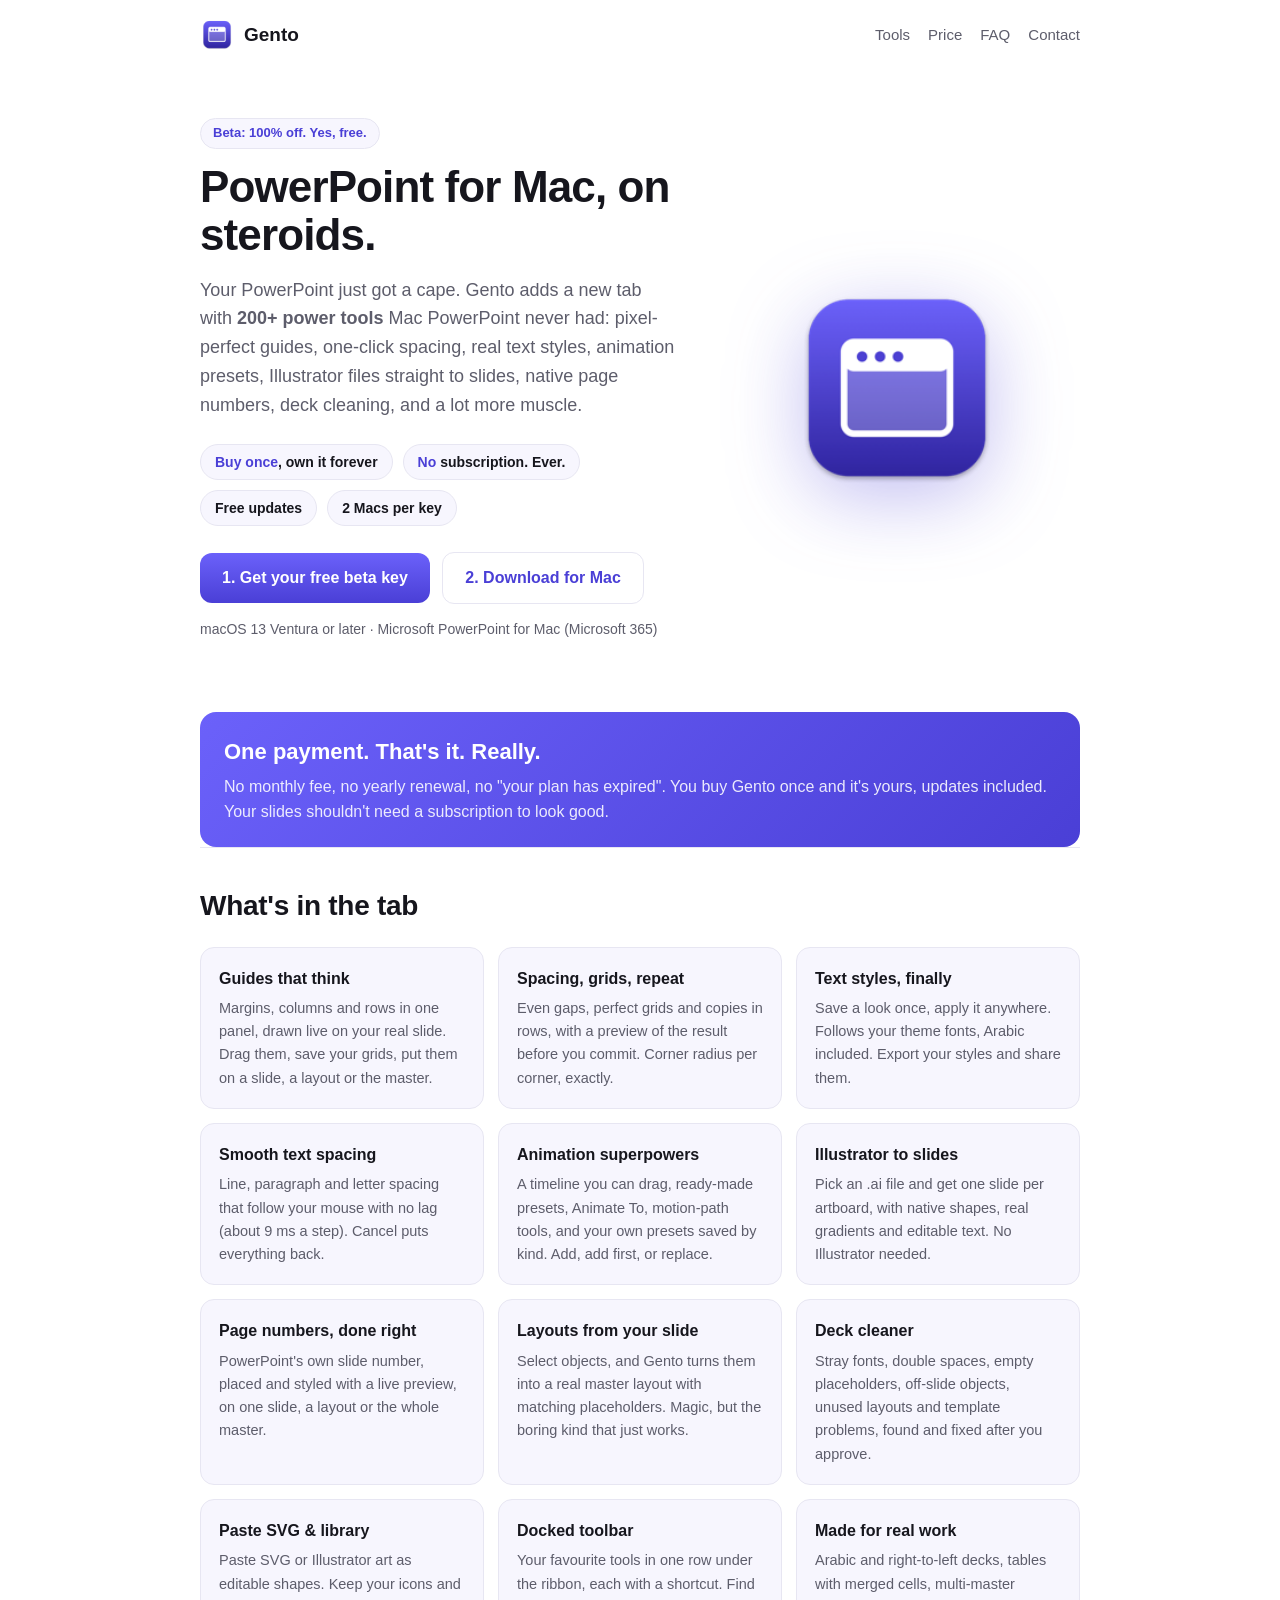
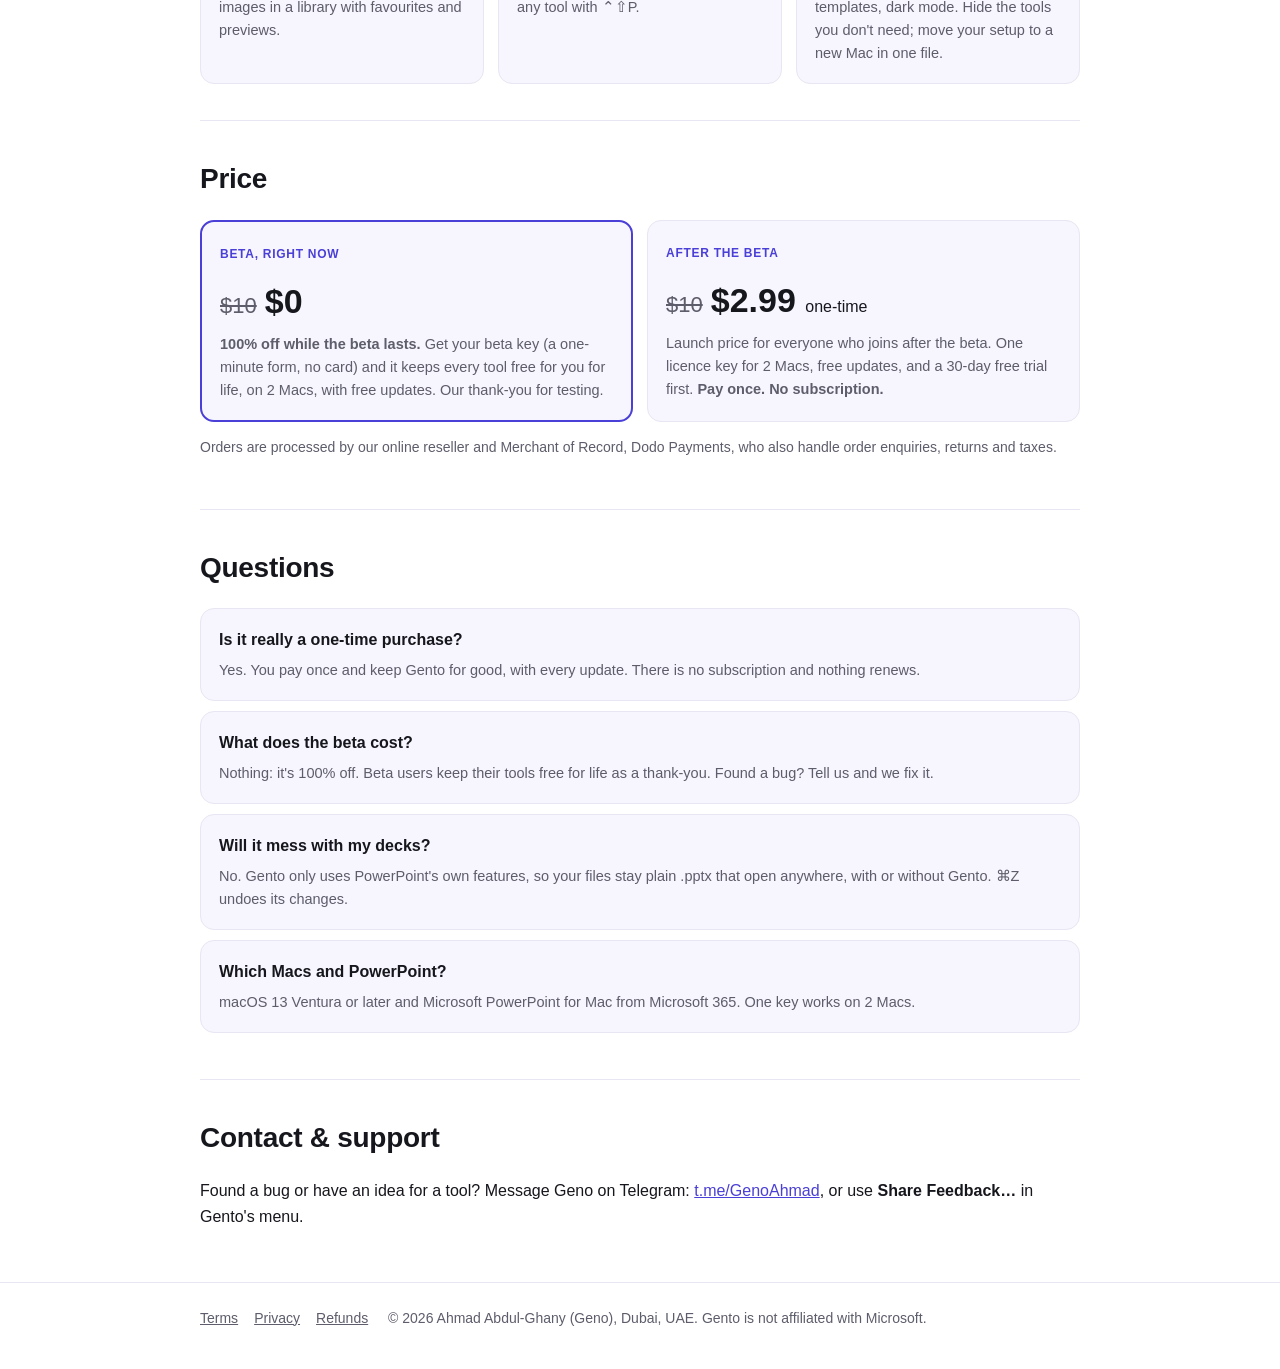
<file: index.html>
<!doctype html>
<html lang="en">
<head>
<meta charset="utf-8">
<meta name="viewport" content="width=device-width, initial-scale=1">
<title>Gento: PowerPoint for Mac, on steroids</title>
<meta name="description" content="Gento gives PowerPoint for Mac 200+ power tools in one new tab: guides, spacing, text styles, animation presets, Illustrator import, page numbers, deck cleaning and more. Buy once, own it forever. No subscription.">
<link rel="icon" href="favicon.png">
<link rel="stylesheet" href="style.css">
<style>
  .strike { text-decoration: line-through; color: var(--muted); font-weight: 500; font-size: 22px; margin-right: 8px; }
  .once { display: flex; flex-wrap: wrap; gap: 10px; margin: 18px 0 26px; }
  .once span { background: var(--card); border: 1px solid var(--line); border-radius: 999px; padding: 6px 14px; font-size: 14px; font-weight: 600; }
  .once span b { color: var(--accent); }
  .banner { background: linear-gradient(135deg, var(--accent2), var(--accent)); color: #fff; border-radius: 16px; padding: 22px 24px; margin: 8px 0 0; }
  .banner h3 { margin: 0 0 4px; font-size: 22px; }
  .banner p { margin: 0; color: rgba(255,255,255,.88); }
  .card.hot { border: 2px solid var(--accent); }
  .tag { display: inline-block; font-size: 12px; font-weight: 700; color: var(--accent); text-transform: uppercase; letter-spacing: .06em; margin-bottom: 6px; }
  .faq .card { margin-bottom: 10px; }
</style>
</head>
<body>
<div class="wrap">
  <header class="top">
    <a class="brand" href="./"><img src="icon.png" alt="">Gento</a>
    <nav><a href="#tools">Tools</a><a href="#price">Price</a><a href="#faq">FAQ</a><a href="#contact">Contact</a></nav>
  </header>

  <div class="hero">
    <div>
      <span class="badge">Beta: 100% off. Yes, free.</span>
      <h1>PowerPoint for Mac, on steroids.</h1>
      <p>Your PowerPoint just got a cape. Gento adds a new tab with <b>200+ power tools</b> Mac PowerPoint never had: pixel-perfect guides, one-click spacing, real text styles, animation presets, Illustrator files straight to slides, native page numbers, deck cleaning, and a lot more muscle.</p>
      <div class="once"><span><b>Buy once</b>, own it forever</span><span><b>No</b> subscription. Ever.</span><span>Free updates</span><span>2 Macs per key</span></div>
      <a class="btn" href="https://checkout.dodopayments.com/buy/pdt_0NsgxRkRh8KqCOmDrLSBI?quantity=1&amp;redirect_url=https%3A%2F%2Fahmad-geno.github.io%2Fgento-releases%2Fwelcome.html">1. Get your free beta key</a>
      <a class="btn ghost" href="https://github.com/Ahmad-Geno/gento-releases/releases/latest/download/Gento.dmg">2. Download for Mac</a>
      <p style="font-size:14px;margin-top:14px">macOS 13 Ventura or later · Microsoft PowerPoint for Mac (Microsoft 365)</p>
    </div>
    <div class="art"><img src="icon.png" alt="Gento icon"></div>
  </div>

  <div class="banner">
    <h3>One payment. That's it. Really.</h3>
    <p>No monthly fee, no yearly renewal, no "your plan has expired". You buy Gento once and it's yours, updates included. Your slides shouldn't need a subscription to look good.</p>
  </div>

  <section id="tools">
    <h2>What's in the tab</h2>
    <div class="grid">
      <div class="card"><h3>Guides that think</h3><p>Margins, columns and rows in one panel, drawn live on your real slide. Drag them, save your grids, put them on a slide, a layout or the master.</p></div>
      <div class="card"><h3>Spacing, grids, repeat</h3><p>Even gaps, perfect grids and copies in rows, with a preview of the result before you commit. Corner radius per corner, exactly.</p></div>
      <div class="card"><h3>Text styles, finally</h3><p>Save a look once, apply it anywhere. Follows your theme fonts, Arabic included. Export your styles and share them.</p></div>
      <div class="card"><h3>Smooth text spacing</h3><p>Line, paragraph and letter spacing that follow your mouse with no lag (about 9 ms a step). Cancel puts everything back.</p></div>
      <div class="card"><h3>Animation superpowers</h3><p>A timeline you can drag, ready-made presets, Animate To, motion-path tools, and your own presets saved by kind. Add, add first, or replace.</p></div>
      <div class="card"><h3>Illustrator to slides</h3><p>Pick an .ai file and get one slide per artboard, with native shapes, real gradients and editable text. No Illustrator needed.</p></div>
      <div class="card"><h3>Page numbers, done right</h3><p>PowerPoint's own slide number, placed and styled with a live preview, on one slide, a layout or the whole master.</p></div>
      <div class="card"><h3>Layouts from your slide</h3><p>Select objects, and Gento turns them into a real master layout with matching placeholders. Magic, but the boring kind that just works.</p></div>
      <div class="card"><h3>Deck cleaner</h3><p>Stray fonts, double spaces, empty placeholders, off-slide objects, unused layouts and template problems, found and fixed after you approve.</p></div>
      <div class="card"><h3>Paste SVG &amp; library</h3><p>Paste SVG or Illustrator art as editable shapes. Keep your icons and images in a library with favourites and previews.</p></div>
      <div class="card"><h3>Docked toolbar</h3><p>Your favourite tools in one row under the ribbon, each with a shortcut. Find any tool with ⌃⇧P.</p></div>
      <div class="card"><h3>Made for real work</h3><p>Arabic and right-to-left decks, tables with merged cells, multi-master templates, dark mode. Hide the tools you don't need; move your setup to a new Mac in one file.</p></div>
    </div>
  </section>

  <section id="price">
    <h2>Price</h2>
    <div class="price">
      <div class="card hot"><span class="tag">Beta, right now</span><div class="big"><span class="strike">$10</span>$0</div><p><b>100% off while the beta lasts.</b> Get your beta key (a one-minute form, no card) and it keeps every tool free for you for life, on 2 Macs, with free updates. Our thank-you for testing.</p></div>
      <div class="card"><span class="tag">After the beta</span><div class="big"><span class="strike">$10</span>$2.99 <span style="font-size:16px;font-weight:500">one-time</span></div><p>Launch price for everyone who joins after the beta. One licence key for 2 Macs, free updates, and a 30-day free trial first. <b>Pay once. No subscription.</b></p></div>
    </div>
    <p style="color:var(--muted);font-size:14px;margin-top:14px">Orders are processed by our online reseller and Merchant of Record, Dodo Payments, who also handle order enquiries, returns and taxes.</p>
  </section>

  <section id="faq" class="faq">
    <h2>Questions</h2>
    <div class="card"><h3>Is it really a one-time purchase?</h3><p>Yes. You pay once and keep Gento for good, with every update. There is no subscription and nothing renews.</p></div>
    <div class="card"><h3>What does the beta cost?</h3><p>Nothing: it's 100% off. Beta users keep their tools free for life as a thank-you. Found a bug? Tell us and we fix it.</p></div>
    <div class="card"><h3>Will it mess with my decks?</h3><p>No. Gento only uses PowerPoint's own features, so your files stay plain .pptx that open anywhere, with or without Gento. ⌘Z undoes its changes.</p></div>
    <div class="card"><h3>Which Macs and PowerPoint?</h3><p>macOS 13 Ventura or later and Microsoft PowerPoint for Mac from Microsoft 365. One key works on 2 Macs.</p></div>
  </section>

  <section id="contact">
    <h2>Contact &amp; support</h2>
    <p>Found a bug or have an idea for a tool? Message Geno on Telegram: <a href="https://t.me/GenoAhmad">t.me/GenoAhmad</a>, or use <b>Share Feedback…</b> in Gento's menu.</p>
  </section>
</div>
<footer><div class="wrap">
  <a href="terms.html">Terms</a><a href="privacy.html">Privacy</a><a href="refund.html">Refunds</a>
  <span>© 2026 Ahmad Abdul-Ghany (Geno), Dubai, UAE. Gento is not affiliated with Microsoft.</span>
</div></footer>
</body>
</html>
</file>
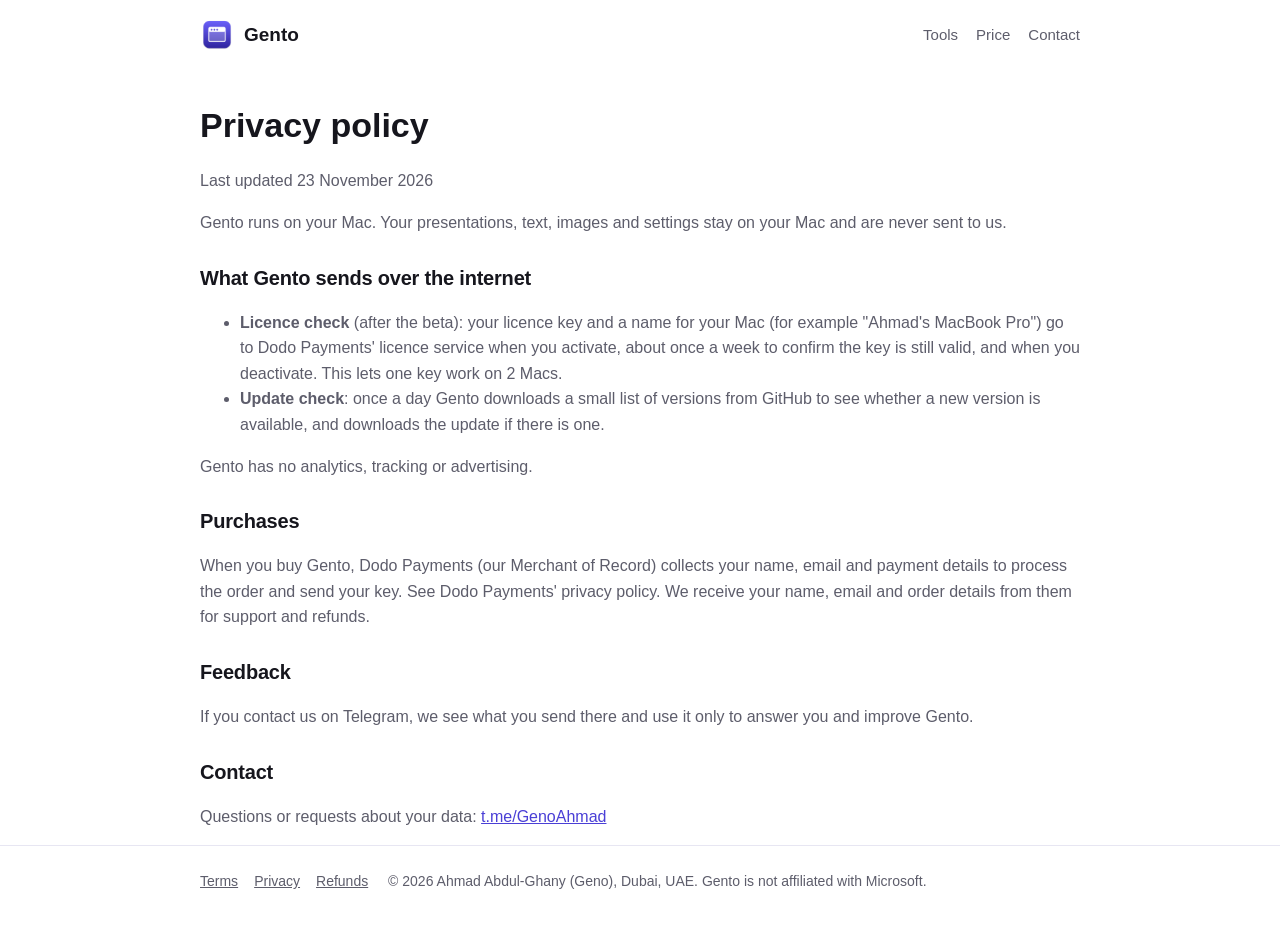
<file: privacy.html>
<!doctype html>
<html lang="en">
<head>
<meta charset="utf-8">
<meta name="viewport" content="width=device-width, initial-scale=1">
<title>Privacy policy · Gento</title>
<link rel="icon" href="favicon.png">
<link rel="stylesheet" href="style.css">
</head>
<body>
<div class="wrap">
  <header class="top">
    <a class="brand" href="./"><img src="icon.png" alt="">Gento</a>
    <nav><a href="./#tools">Tools</a><a href="./#price">Price</a><a href="./#contact">Contact</a></nav>
  </header>
  <div class="legal">
  <h1>Privacy policy</h1>
  <p>Last updated 23 November 2026</p>
  <p>Gento runs on your Mac. Your presentations, text, images and settings stay on your Mac and are never sent to us.</p>
  <h2>What Gento sends over the internet</h2>
  <ul>
    <li><b>Licence check</b> (after the beta): your licence key and a name for your Mac (for example "Ahmad's MacBook Pro") go to Dodo Payments' licence service when you activate, about once a week to confirm the key is still valid, and when you deactivate. This lets one key work on 2 Macs.</li>
    <li><b>Update check</b>: once a day Gento downloads a small list of versions from GitHub to see whether a new version is available, and downloads the update if there is one.</li>
  </ul>
  <p>Gento has no analytics, tracking or advertising.</p>
  <h2>Purchases</h2>
  <p>When you buy Gento, Dodo Payments (our Merchant of Record) collects your name, email and payment details to process the order and send your key. See Dodo Payments' privacy policy. We receive your name, email and order details from them for support and refunds.</p>
  <h2>Feedback</h2>
  <p>If you contact us on Telegram, we see what you send there and use it only to answer you and improve Gento.</p>
  <h2>Contact</h2>
  <p>Questions or requests about your data: <a href="https://t.me/GenoAhmad">t.me/GenoAhmad</a></p>
  </div>
</div>
<footer><div class="wrap">
  <a href="terms.html">Terms</a><a href="privacy.html">Privacy</a><a href="refund.html">Refunds</a>
  <span>© 2026 Ahmad Abdul-Ghany (Geno), Dubai, UAE. Gento is not affiliated with Microsoft.</span>
</div></footer>
</body>
</html>
</file>
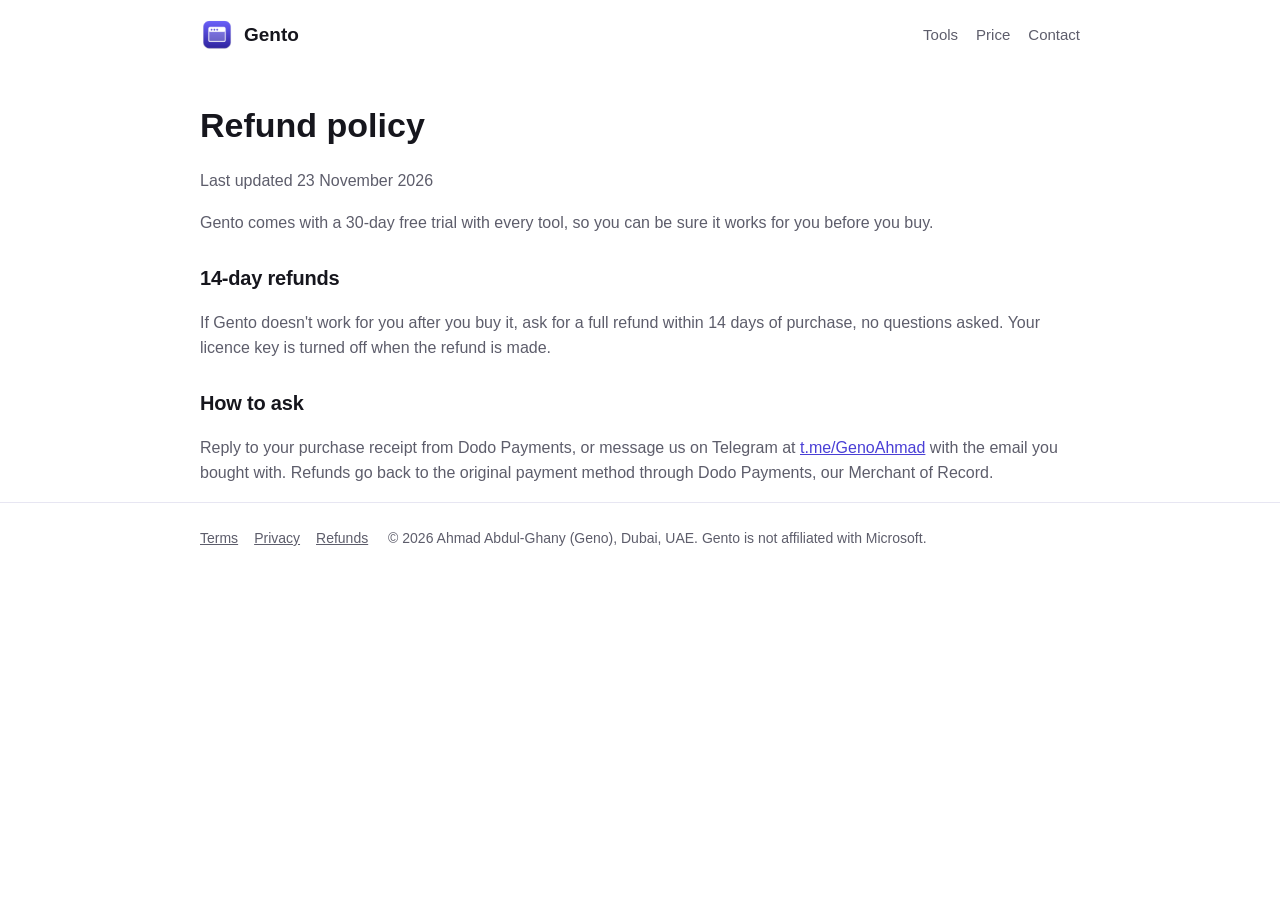
<file: refund.html>
<!doctype html>
<html lang="en">
<head>
<meta charset="utf-8">
<meta name="viewport" content="width=device-width, initial-scale=1">
<title>Refund policy · Gento</title>
<link rel="icon" href="favicon.png">
<link rel="stylesheet" href="style.css">
</head>
<body>
<div class="wrap">
  <header class="top">
    <a class="brand" href="./"><img src="icon.png" alt="">Gento</a>
    <nav><a href="./#tools">Tools</a><a href="./#price">Price</a><a href="./#contact">Contact</a></nav>
  </header>
  <div class="legal">
  <h1>Refund policy</h1>
  <p>Last updated 23 November 2026</p>
  <p>Gento comes with a 30-day free trial with every tool, so you can be sure it works for you before you buy.</p>
  <h2>14-day refunds</h2>
  <p>If Gento doesn't work for you after you buy it, ask for a full refund within 14 days of purchase, no questions asked. Your licence key is turned off when the refund is made.</p>
  <h2>How to ask</h2>
  <p>Reply to your purchase receipt from Dodo Payments, or message us on Telegram at <a href="https://t.me/GenoAhmad">t.me/GenoAhmad</a> with the email you bought with. Refunds go back to the original payment method through Dodo Payments, our Merchant of Record.</p>
  </div>
</div>
<footer><div class="wrap">
  <a href="terms.html">Terms</a><a href="privacy.html">Privacy</a><a href="refund.html">Refunds</a>
  <span>© 2026 Ahmad Abdul-Ghany (Geno), Dubai, UAE. Gento is not affiliated with Microsoft.</span>
</div></footer>
</body>
</html>
</file>
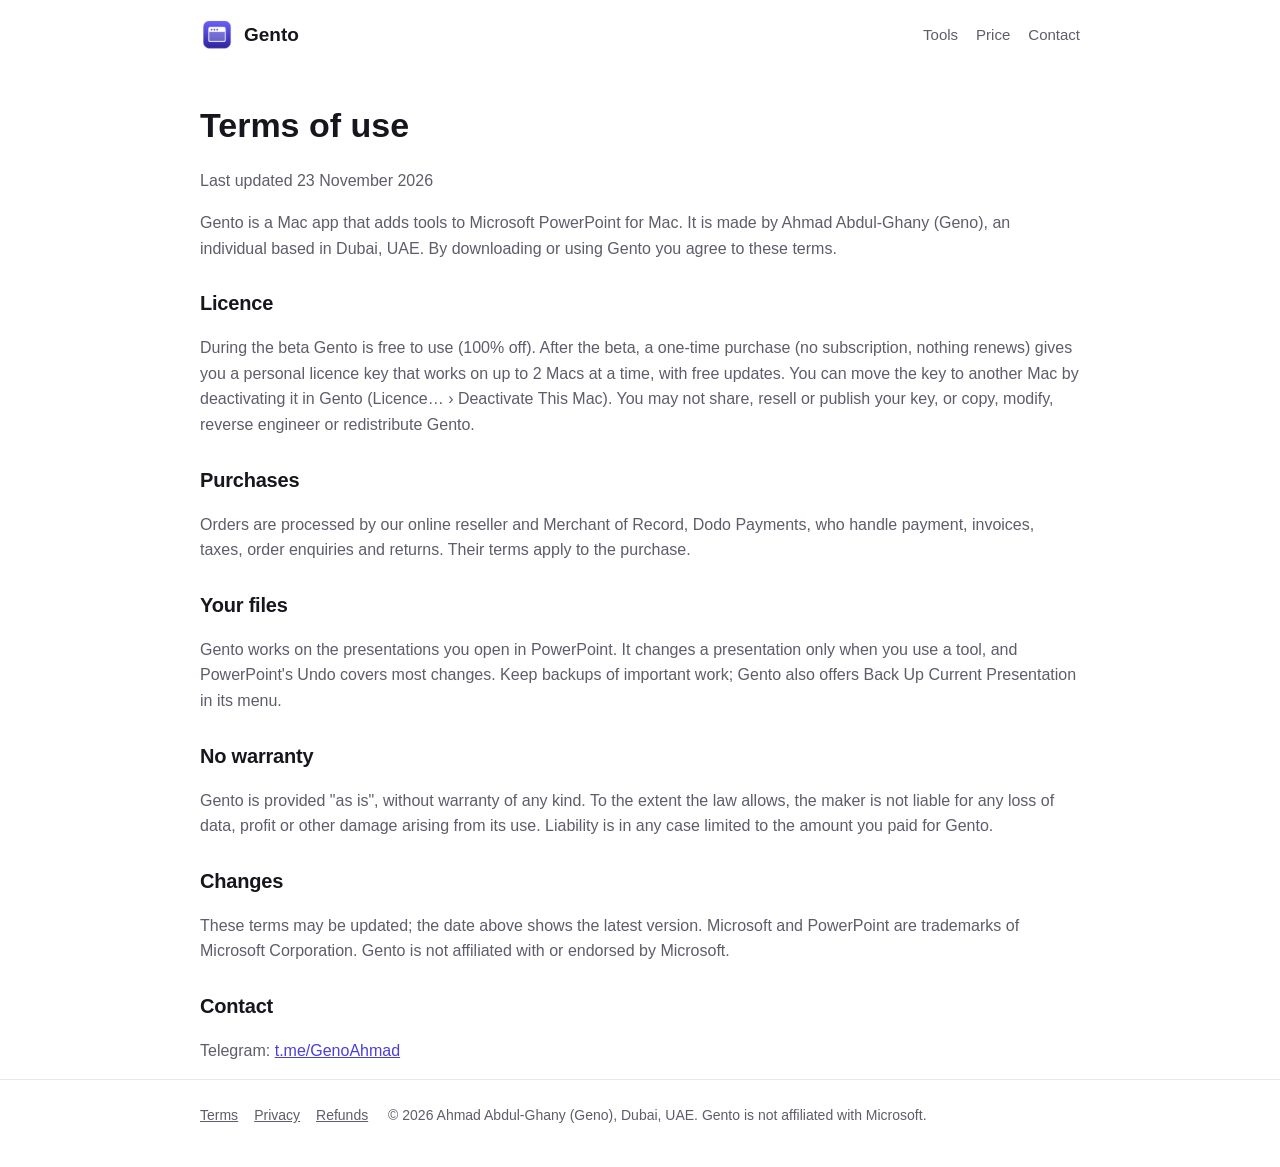
<file: terms.html>
<!doctype html>
<html lang="en">
<head>
<meta charset="utf-8">
<meta name="viewport" content="width=device-width, initial-scale=1">
<title>Terms of use · Gento</title>
<link rel="icon" href="favicon.png">
<link rel="stylesheet" href="style.css">
</head>
<body>
<div class="wrap">
  <header class="top">
    <a class="brand" href="./"><img src="icon.png" alt="">Gento</a>
    <nav><a href="./#tools">Tools</a><a href="./#price">Price</a><a href="./#contact">Contact</a></nav>
  </header>
  <div class="legal">
  <h1>Terms of use</h1>
  <p>Last updated 23 November 2026</p>
  <p>Gento is a Mac app that adds tools to Microsoft PowerPoint for Mac. It is made by Ahmad Abdul-Ghany (Geno), an individual based in Dubai, UAE. By downloading or using Gento you agree to these terms.</p>
  <h2>Licence</h2>
  <p>During the beta Gento is free to use (100% off). After the beta, a one-time purchase (no subscription, nothing renews) gives you a personal licence key that works on up to 2 Macs at a time, with free updates. You can move the key to another Mac by deactivating it in Gento (Licence… › Deactivate This Mac). You may not share, resell or publish your key, or copy, modify, reverse engineer or redistribute Gento.</p>
  <h2>Purchases</h2>
  <p>Orders are processed by our online reseller and Merchant of Record, Dodo Payments, who handle payment, invoices, taxes, order enquiries and returns. Their terms apply to the purchase.</p>
  <h2>Your files</h2>
  <p>Gento works on the presentations you open in PowerPoint. It changes a presentation only when you use a tool, and PowerPoint's Undo covers most changes. Keep backups of important work; Gento also offers Back Up Current Presentation in its menu.</p>
  <h2>No warranty</h2>
  <p>Gento is provided "as is", without warranty of any kind. To the extent the law allows, the maker is not liable for any loss of data, profit or other damage arising from its use. Liability is in any case limited to the amount you paid for Gento.</p>
  <h2>Changes</h2>
  <p>These terms may be updated; the date above shows the latest version. Microsoft and PowerPoint are trademarks of Microsoft Corporation. Gento is not affiliated with or endorsed by Microsoft.</p>
  <h2>Contact</h2>
  <p>Telegram: <a href="https://t.me/GenoAhmad">t.me/GenoAhmad</a></p>
  </div>
</div>
<footer><div class="wrap">
  <a href="terms.html">Terms</a><a href="privacy.html">Privacy</a><a href="refund.html">Refunds</a>
  <span>© 2026 Ahmad Abdul-Ghany (Geno), Dubai, UAE. Gento is not affiliated with Microsoft.</span>
</div></footer>
</body>
</html>
</file>
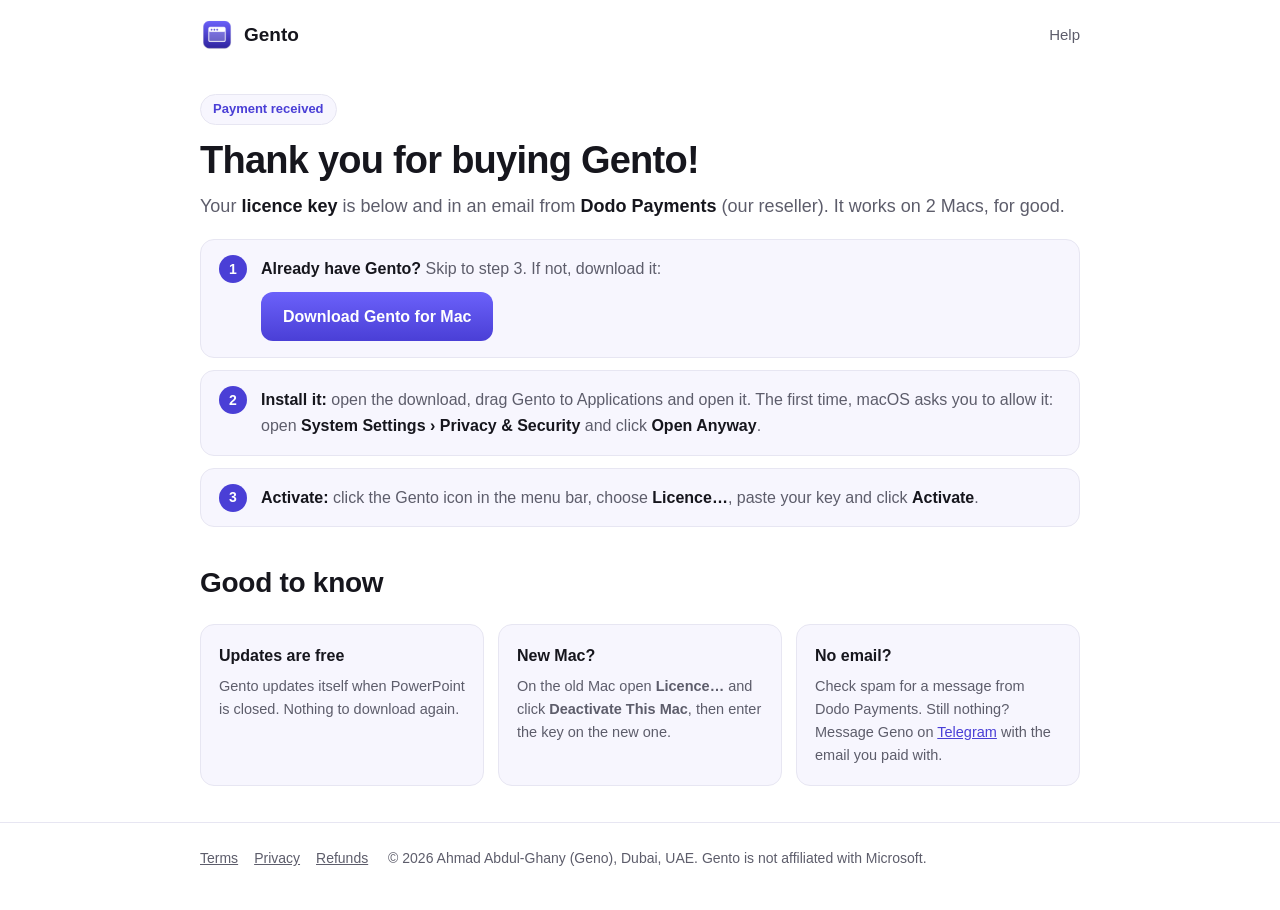
<file: thanks.html>
<!doctype html>
<html lang="en">
<head>
<meta charset="utf-8">
<meta name="viewport" content="width=device-width, initial-scale=1">
<title>Thank you for buying Gento</title>
<meta name="robots" content="noindex">
<link rel="icon" href="favicon.png">
<link rel="stylesheet" href="style.css">
<style>
  .steps { counter-reset: s; list-style: none; padding: 0; margin: 18px 0 0; display: grid; gap: 12px; }
  .steps li { counter-increment: s; background: var(--card); border: 1px solid var(--line); border-radius: 14px; padding: 16px 18px 16px 60px; position: relative; color: var(--muted); }
  .steps li::before { content: counter(s); position: absolute; left: 18px; top: 15px; width: 28px; height: 28px; border-radius: 50%; background: var(--accent); color: #fff; font-weight: 700; display: grid; place-items: center; font-size: 14px; }
  .steps b { color: var(--ink); }
  kbd { font: 600 13px ui-monospace, Menlo, monospace; background: var(--bg); border: 1px solid var(--line); border-radius: 6px; padding: 1px 6px; }
</style>
</head>
<body>
<div class="wrap">
  <header class="top">
    <a class="brand" href="./"><img src="icon.png" alt="">Gento</a>
    <nav><a href="./#contact">Help</a></nav>
  </header>

  <section style="border-top:0;padding-top:24px">
    <span class="badge">Payment received</span>
    <h1 style="font-size:38px;line-height:1.15;margin:0 0 10px;letter-spacing:-0.02em">Thank you for buying Gento!</h1>
    <p style="color:var(--muted);font-size:18px;margin:0">Your <b style="color:var(--ink)">licence key</b> is below and in an email from <b style="color:var(--ink)">Dodo Payments</b> (our reseller). It works on 2 Macs, for good.</p>
    <div id="keybox" class="card" style="display:none;margin:20px 0 0;max-width:640px">
      <h3 style="margin-bottom:8px">Your key</h3>
      <div style="display:flex;gap:10px;flex-wrap:wrap;align-items:center">
        <code id="key" style="font:600 17px/1.4 ui-monospace,SFMono-Regular,Menlo,monospace;background:var(--bg);border:1px solid var(--line);border-radius:10px;padding:10px 14px;user-select:all;word-break:break-all;flex:1 1 280px"></code>
        <button id="copy" class="btn" type="button" style="border:0;cursor:pointer;font-size:15px">Copy key</button>
      </div>
      <p style="margin-top:8px">Keep it safe: it's also in the email from Dodo Payments.</p>
    </div>


    <ol class="steps">
      <li><b>Already have Gento?</b> Skip to step 3. If not, download it:<br>
        <a class="btn" style="margin-top:10px" href="https://github.com/Ahmad-Geno/gento-releases/releases/latest/download/Gento.dmg">Download Gento for Mac</a></li>
      <li><b>Install it:</b> open the download, drag Gento to Applications and open it. The first time, macOS asks you to allow it: open <b>System Settings › Privacy &amp; Security</b> and click <b>Open Anyway</b>.</li>
      <li><b>Activate:</b> click the Gento icon in the menu bar, choose <b>Licence…</b>, paste your key and click <b>Activate</b>.</li>
    </ol>

    <h2 style="margin-top:34px">Good to know</h2>
    <div class="grid">
      <div class="card"><h3>Updates are free</h3><p>Gento updates itself when PowerPoint is closed. Nothing to download again.</p></div>
      <div class="card"><h3>New Mac?</h3><p>On the old Mac open <b>Licence…</b> and click <b>Deactivate This Mac</b>, then enter the key on the new one.</p></div>
      <div class="card"><h3>No email?</h3><p>Check spam for a message from Dodo Payments. Still nothing? Message Geno on <a href="https://t.me/GenoAhmad">Telegram</a> with the email you paid with.</p></div>
    </div>
  </section>
</div>
<footer><div class="wrap">
  <a href="terms.html">Terms</a><a href="privacy.html">Privacy</a><a href="refund.html">Refunds</a>
  <span>© 2026 Ahmad Abdul-Ghany (Geno), Dubai, UAE. Gento is not affiliated with Microsoft.</span>
</div></footer>

<script>
(function () {
  var p = new URLSearchParams(location.search), k = p.get('license_key');
  if (!k) return;
  document.getElementById('key').textContent = k;
  document.getElementById('keybox').style.display = 'block';
  var b = document.getElementById('copy');
  b.addEventListener('click', function () {
    var done = function () { b.textContent = 'Copied ✓'; setTimeout(function () { b.textContent = 'Copy key'; }, 2000); };
    if (navigator.clipboard) navigator.clipboard.writeText(k).then(done, function () {});
    else { var r = document.createRange(); r.selectNodeContents(document.getElementById('key')); var s = getSelection(); s.removeAllRanges(); s.addRange(r); document.execCommand('copy'); done(); }
  });
  // the key stays on the page but leaves the address bar (history, shared screenshots)
  p.delete('license_key'); p.delete('payment_id');
  history.replaceState(null, '', location.pathname + (p.toString() ? '?' + p.toString() : ''));
})();
</script>
</body>
</html>
</file>
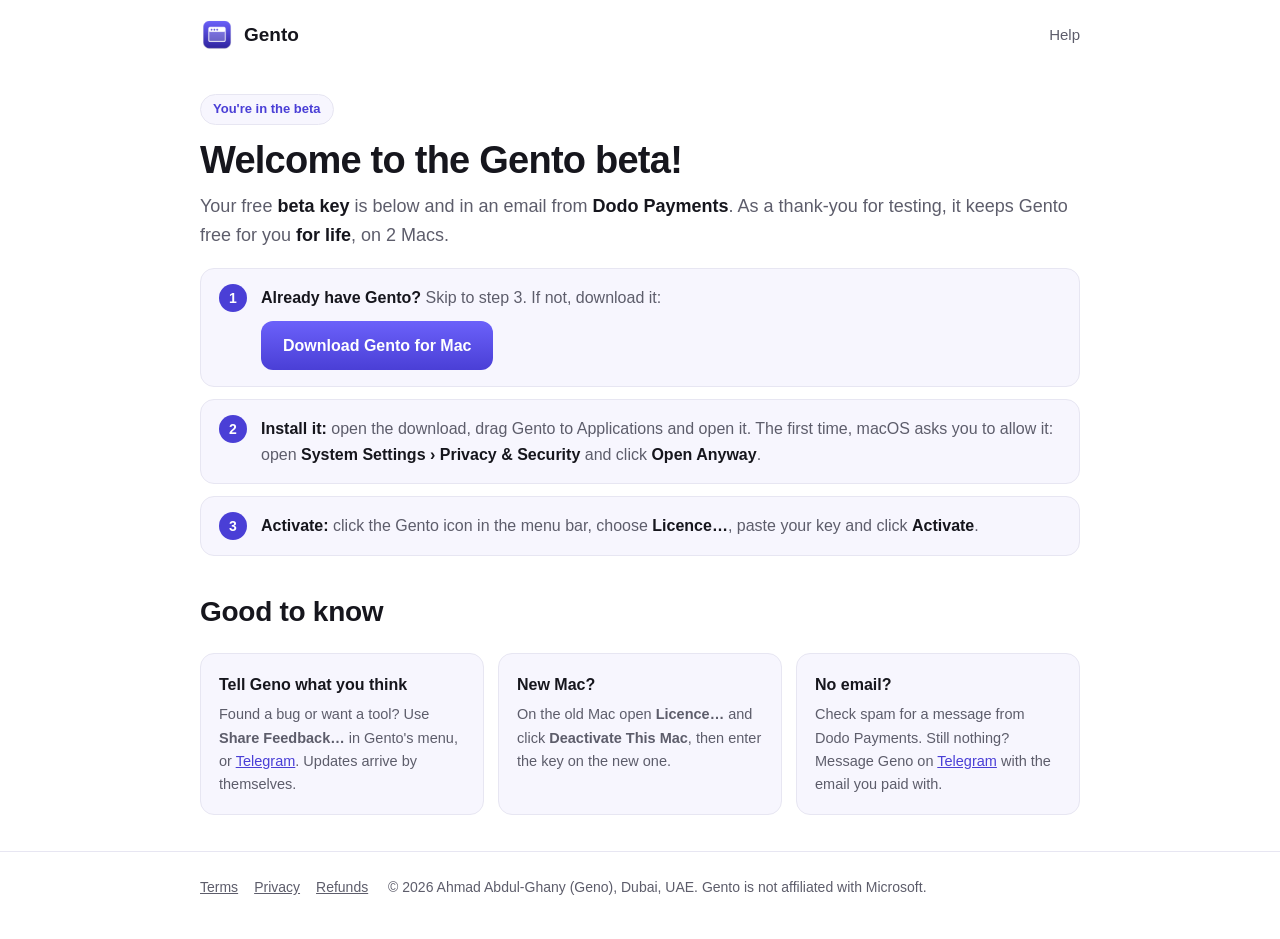
<file: welcome.html>
<!doctype html>
<html lang="en">
<head>
<meta charset="utf-8">
<meta name="viewport" content="width=device-width, initial-scale=1">
<title>Welcome to the Gento beta</title>
<meta name="robots" content="noindex">
<link rel="icon" href="favicon.png">
<link rel="stylesheet" href="style.css">
<style>
  .steps { counter-reset: s; list-style: none; padding: 0; margin: 18px 0 0; display: grid; gap: 12px; }
  .steps li { counter-increment: s; background: var(--card); border: 1px solid var(--line); border-radius: 14px; padding: 16px 18px 16px 60px; position: relative; color: var(--muted); }
  .steps li::before { content: counter(s); position: absolute; left: 18px; top: 15px; width: 28px; height: 28px; border-radius: 50%; background: var(--accent); color: #fff; font-weight: 700; display: grid; place-items: center; font-size: 14px; }
  .steps b { color: var(--ink); }
  kbd { font: 600 13px ui-monospace, Menlo, monospace; background: var(--bg); border: 1px solid var(--line); border-radius: 6px; padding: 1px 6px; }
</style>
</head>
<body>
<div class="wrap">
  <header class="top">
    <a class="brand" href="./"><img src="icon.png" alt="">Gento</a>
    <nav><a href="./#contact">Help</a></nav>
  </header>

  <section style="border-top:0;padding-top:24px">
    <span class="badge">You're in the beta</span>
    <h1 style="font-size:38px;line-height:1.15;margin:0 0 10px;letter-spacing:-0.02em">Welcome to the Gento beta!</h1>
    <p style="color:var(--muted);font-size:18px;margin:0">Your free <b style="color:var(--ink)">beta key</b> is below and in an email from <b style="color:var(--ink)">Dodo Payments</b>. As a thank-you for testing, it keeps Gento free for you <b style="color:var(--ink)">for life</b>, on 2 Macs.</p>
    <div id="keybox" class="card" style="display:none;margin:20px 0 0;max-width:640px">
      <h3 style="margin-bottom:8px">Your key</h3>
      <div style="display:flex;gap:10px;flex-wrap:wrap;align-items:center">
        <code id="key" style="font:600 17px/1.4 ui-monospace,SFMono-Regular,Menlo,monospace;background:var(--bg);border:1px solid var(--line);border-radius:10px;padding:10px 14px;user-select:all;word-break:break-all;flex:1 1 280px"></code>
        <button id="copy" class="btn" type="button" style="border:0;cursor:pointer;font-size:15px">Copy key</button>
      </div>
      <p style="margin-top:8px">Keep it safe: it's also in the email from Dodo Payments.</p>
    </div>


    <ol class="steps">
      <li><b>Already have Gento?</b> Skip to step 3. If not, download it:<br>
        <a class="btn" style="margin-top:10px" href="https://github.com/Ahmad-Geno/gento-releases/releases/latest/download/Gento.dmg">Download Gento for Mac</a></li>
      <li><b>Install it:</b> open the download, drag Gento to Applications and open it. The first time, macOS asks you to allow it: open <b>System Settings › Privacy &amp; Security</b> and click <b>Open Anyway</b>.</li>
      <li><b>Activate:</b> click the Gento icon in the menu bar, choose <b>Licence…</b>, paste your key and click <b>Activate</b>.</li>
    </ol>

    <h2 style="margin-top:34px">Good to know</h2>
    <div class="grid">
      <div class="card"><h3>Tell Geno what you think</h3><p>Found a bug or want a tool? Use <b>Share Feedback…</b> in Gento's menu, or <a href="https://t.me/GenoAhmad">Telegram</a>. Updates arrive by themselves.</p></div>
      <div class="card"><h3>New Mac?</h3><p>On the old Mac open <b>Licence…</b> and click <b>Deactivate This Mac</b>, then enter the key on the new one.</p></div>
      <div class="card"><h3>No email?</h3><p>Check spam for a message from Dodo Payments. Still nothing? Message Geno on <a href="https://t.me/GenoAhmad">Telegram</a> with the email you paid with.</p></div>
    </div>
  </section>
</div>
<footer><div class="wrap">
  <a href="terms.html">Terms</a><a href="privacy.html">Privacy</a><a href="refund.html">Refunds</a>
  <span>© 2026 Ahmad Abdul-Ghany (Geno), Dubai, UAE. Gento is not affiliated with Microsoft.</span>
</div></footer>

<script>
(function () {
  var p = new URLSearchParams(location.search), k = p.get('license_key');
  if (!k) return;
  document.getElementById('key').textContent = k;
  document.getElementById('keybox').style.display = 'block';
  var b = document.getElementById('copy');
  b.addEventListener('click', function () {
    var done = function () { b.textContent = 'Copied ✓'; setTimeout(function () { b.textContent = 'Copy key'; }, 2000); };
    if (navigator.clipboard) navigator.clipboard.writeText(k).then(done, function () {});
    else { var r = document.createRange(); r.selectNodeContents(document.getElementById('key')); var s = getSelection(); s.removeAllRanges(); s.addRange(r); document.execCommand('copy'); done(); }
  });
  // the key stays on the page but leaves the address bar (history, shared screenshots)
  p.delete('license_key'); p.delete('payment_id');
  history.replaceState(null, '', location.pathname + (p.toString() ? '?' + p.toString() : ''));
})();
</script>
</body>
</html>
</file>
<file: style.css>
:root {
  --bg: #ffffff; --ink: #16161d; --muted: #5d5d6b; --line: #e7e6f2; --card: #f7f6fe;
  --accent: #4a3fd6; --accent2: #6b61fa; --accent-ink: #ffffff;
}
@media (prefers-color-scheme: dark) {
  :root { --bg: #111118; --ink: #f2f1f8; --muted: #a9a8b8; --line: #2a2938; --card: #1a1925; --accent: #7d74ff; --accent2: #9a93ff; }
}
* { box-sizing: border-box; }
body { margin: 0; background: var(--bg); color: var(--ink); font: 16px/1.6 -apple-system, BlinkMacSystemFont, "SF Pro Text", "Segoe UI", Roboto, sans-serif; }
a { color: var(--accent); }
.wrap { max-width: 920px; margin: 0 auto; padding: 0 20px; }
header.top { display: flex; align-items: center; justify-content: space-between; padding: 18px 0; }
.brand { display: flex; align-items: center; gap: 10px; font-weight: 700; font-size: 19px; color: var(--ink); text-decoration: none; }
.brand img { width: 34px; height: 34px; }
nav a { color: var(--muted); text-decoration: none; margin-left: 18px; font-size: 15px; }
nav a:hover { color: var(--ink); }
.hero { display: grid; grid-template-columns: 1.3fr 1fr; gap: 36px; align-items: center; padding: 48px 0 40px; }
.hero h1 { font-size: 44px; line-height: 1.1; margin: 0 0 16px; letter-spacing: -0.02em; }
.hero p { color: var(--muted); font-size: 18px; margin: 0 0 24px; }
.hero .art { display: flex; justify-content: center; }
.hero .art img { width: 220px; height: 220px; filter: drop-shadow(0 18px 40px rgba(74,63,214,.35)); }
.badge { display: inline-block; background: var(--card); color: var(--accent); border: 1px solid var(--line); border-radius: 999px; padding: 4px 12px; font-size: 13px; font-weight: 600; margin-bottom: 14px; }
.btn { display: inline-block; background: linear-gradient(180deg, var(--accent2), var(--accent)); color: var(--accent-ink); text-decoration: none; font-weight: 600; padding: 12px 22px; border-radius: 12px; }
.btn.ghost { background: transparent; color: var(--accent); border: 1px solid var(--line); margin-left: 8px; }
section { padding: 36px 0; border-top: 1px solid var(--line); }
h2 { font-size: 28px; margin: 0 0 18px; letter-spacing: -0.01em; }
.grid { display: grid; grid-template-columns: repeat(3, 1fr); gap: 14px; }
.card { background: var(--card); border: 1px solid var(--line); border-radius: 14px; padding: 18px; }
.card h3 { margin: 0 0 6px; font-size: 16px; }
.card p { margin: 0; color: var(--muted); font-size: 14.5px; }
.price { display: flex; gap: 14px; flex-wrap: wrap; }
.price .card { flex: 1 1 260px; }
.price .big { font-size: 34px; font-weight: 700; margin: 4px 0; }
.legal h1 { font-size: 34px; margin: 28px 0 8px; }
.legal h2 { font-size: 20px; margin: 26px 0 8px; }
.legal p, .legal li { color: var(--muted); }
footer { border-top: 1px solid var(--line); padding: 24px 0 40px; color: var(--muted); font-size: 14px; }
footer a { color: var(--muted); margin-right: 16px; }
@media (max-width: 760px) {
  .hero { grid-template-columns: 1fr; padding-top: 24px; }
  .hero h1 { font-size: 34px; }
  .hero .art { order: -1; }
  .hero .art img { width: 140px; height: 140px; }
  .grid { grid-template-columns: 1fr; }
  nav a { margin-left: 12px; }
  .btn.ghost { margin: 10px 0 0; }
}
</file>
